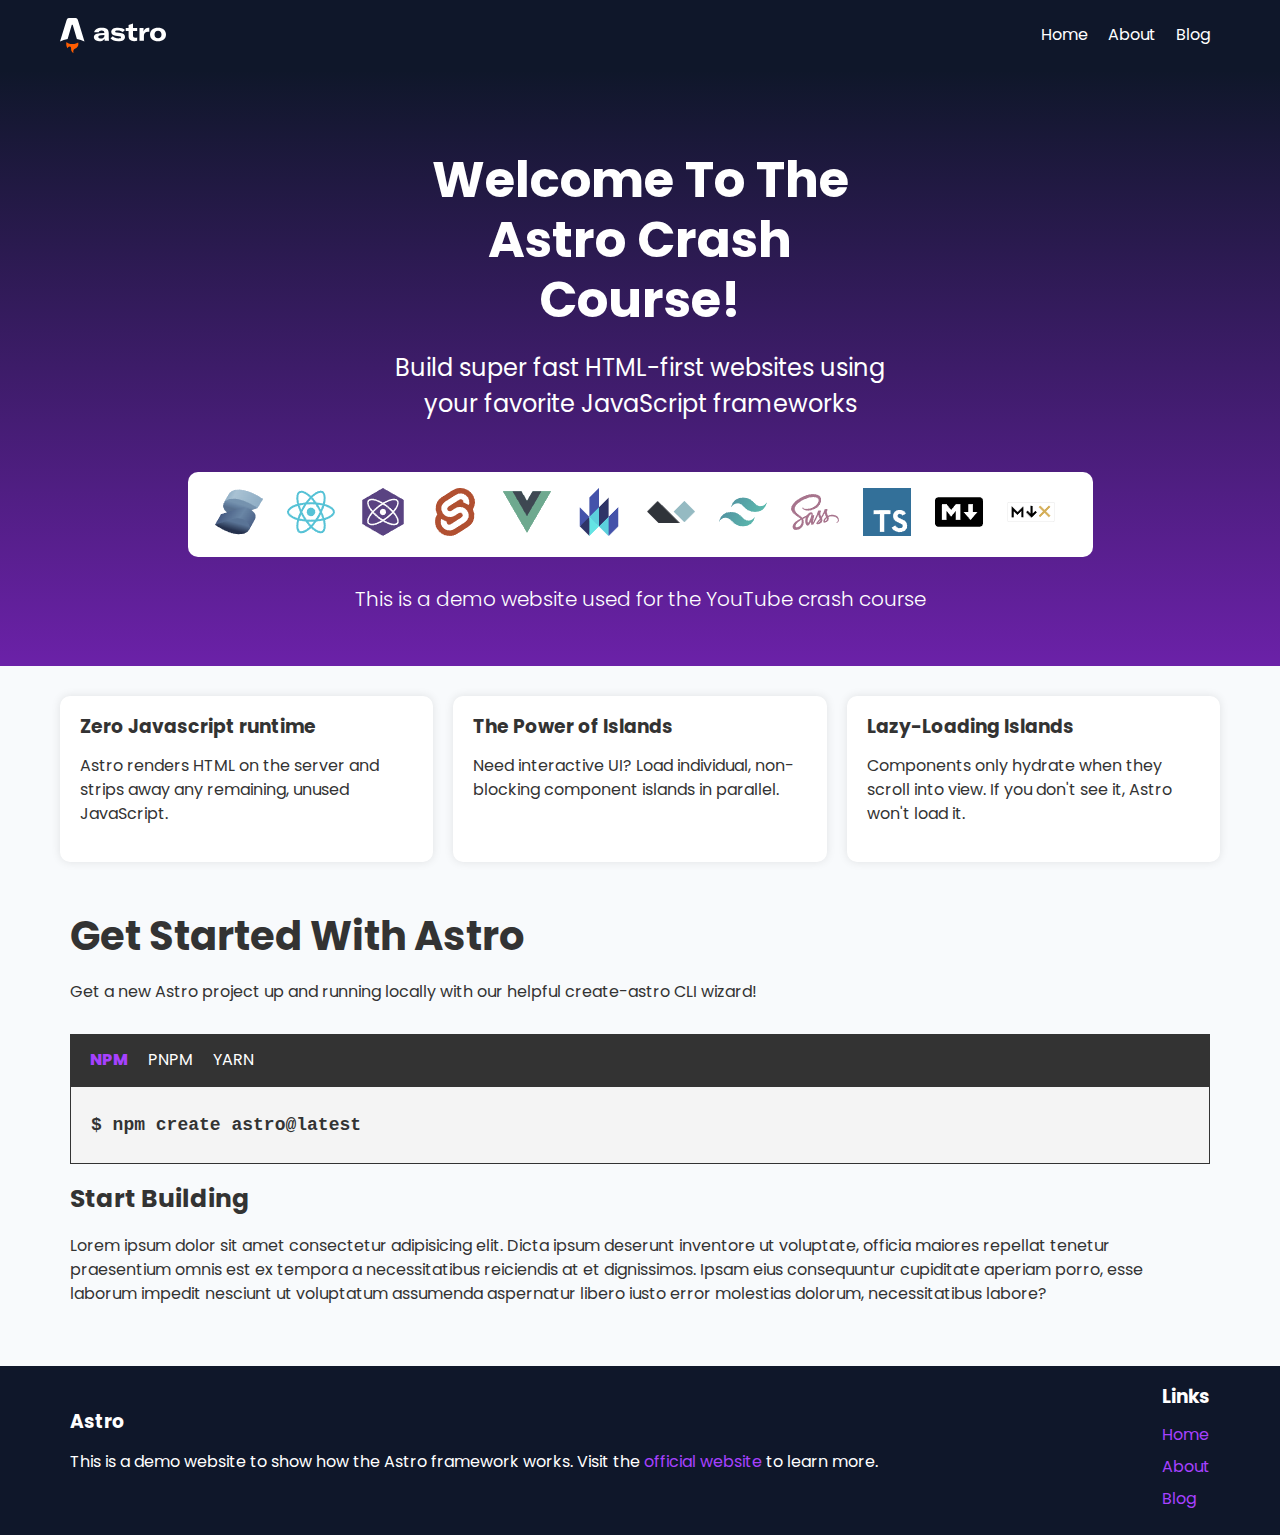
<file: index.html>
<!DOCTYPE html>
<html lang="en">
  <head>
    <meta charset="UTF-8">
    <meta http-equiv="X-UA-Compatible" content="IE=edge">
    <meta name="viewport" content="width=device-width, initial-scale=1.0">
    <link rel="preconnect" href="https://fonts.googleapis.com">
<link rel="preconnect" href="https://fonts.gstatic.com" crossorigin>
<link href="https://fonts.googleapis.com/css2?family=Poppins:wght@300;400;700&display=swap" rel="stylesheet">
    <title>Index Page</title>
  <link rel="stylesheet" href="/assets/_slug_-about-blog-index.4a013f0d.css" />
<link rel="stylesheet" href="/assets/blog-index.cf514473.css" />
<link rel="stylesheet" href="/assets/index.17002ca4.css" /></head>
  <body>
    <header class="header astro-D56DEKIL">
    <div class="container astro-D56DEKIL">
      <div class="logo astro-D56DEKIL">
        <a href="/" class="astro-D56DEKIL">
          <img src="/assets/logo.6498442f.svg" alt="" class="astro-D56DEKIL">
        </a>
      </div>
      <nav class="astro-D56DEKIL">
        <ul class="astro-D56DEKIL">
          <li class="astro-D56DEKIL"><a href="/" class="astro-D56DEKIL">Home</a></li>
          <li class="astro-D56DEKIL"><a href="/about" class="astro-D56DEKIL">About</a></li>
          <li class="astro-D56DEKIL"><a href="/blog" class="astro-D56DEKIL">Blog</a></li>
        </ul>
      </nav>
    </div>
  </header>
    <section class="showcase astro-WOQPJANA">
    <div class="showcase-text astro-WOQPJANA">
      <h1 class="astro-WOQPJANA">Welcome To The Astro Crash Course!</h1>
      <p class="astro-WOQPJANA">
        Build super fast HTML-first websites using your favorite JavaScript frameworks
      </p>
    </div>
    <div class="showcase-img astro-WOQPJANA">
      <img class="logos astro-WOQPJANA" src="/assets/framework-logos.c0e34b5b.png" alt="">
      <img class="logos-small astro-WOQPJANA" src="/assets/framework-logos-small.ec62e422.png" alt="">
    </div><p class="showcase-demo astro-WOQPJANA">
      <small class="astro-WOQPJANA">This is a demo website used for the YouTube crash course</small>
    </p>
    
  </section><section class="features astro-3HH7DOYR">
    <div class="container astro-3HH7DOYR">
      <div class="card false astro-WJVZ4HSP">
    <h3 class="astro-3HH7DOYR">Zero Javascript runtime</h3><p class="astro-3HH7DOYR">Astro renders HTML on the server and strips away any remaining, unused JavaScript.</p>
</div><div class="card false astro-WJVZ4HSP">
    <h3 class="astro-3HH7DOYR">The Power of Islands</h3><p class="astro-3HH7DOYR">Need interactive UI? Load individual, non-blocking component islands in parallel.</p>
</div><div class="card false astro-WJVZ4HSP">
    <h3 class="astro-3HH7DOYR">Lazy-Loading Islands</h3><p class="astro-3HH7DOYR">Components only hydrate when they scroll into view. If you don&#39;t see it, Astro won&#39;t load it.</p>
</div>
    </div>
  </section>
  <!-- CSS --><section class="page-content">
		<div class="container">
		  <h2>Get Started With Astro</h2>
		  <p>
			Get a new Astro project up and running locally with our helpful
			create-astro CLI wizard!
		  </p>
		  <!-- Tabs -->
		  <div class="tabs astro-7R7WBFNM">
    <ul class="tabs-header astro-7R7WBFNM">
      <li class="astro-7R7WBFNM">NPM</li><li class="astro-7R7WBFNM">PNPM</li><li class="astro-7R7WBFNM">YARN</li>
    </ul>
    <ul class="tabs-content astro-7R7WBFNM">
        <li class="tab astro-7R7WBFNM">
                <code class="astro-7R7WBFNM">$ npm create astro@latest </code>
            </li><li class="tab astro-7R7WBFNM">
                <code class="astro-7R7WBFNM">$ pnpm create astro@latest </code>
            </li><li class="tab astro-7R7WBFNM">
                <code class="astro-7R7WBFNM">$ yarn create astro </code>
            </li>
    </ul>
  </div>

  

  <script>{let activeTextColor = "#A741FF";

    function createTabs(element) {
  const header = element.querySelector('.tabs-header');
  const content = element.querySelector('.tabs-content');
  const tab_headers = [...header.children];
  const tab_contents = [...content.children];
  tab_contents.forEach((x) => (x.style.display = 'none'));
  let current_tab_index = -1;

  function setTab(index) {
    if (current_tab_index > -1) {
      tab_headers[current_tab_index].style.fontWeight = 400;
      tab_headers[current_tab_index].style.color = '#fff';
      tab_contents[current_tab_index].style.display = 'none';
    }
    tab_headers[index].style.fontWeight = 800;
    tab_headers[index].style.color = activeTextColor;
    tab_contents[index].style.display = 'flex';
    current_tab_index = index;
  }

  let default_tab_index = tab_headers.findIndex((x) => {
    return [...x.classList].indexOf('default-tab') > -1;
  });

  default_tab_index = default_tab_index === -1 ? 0 : default_tab_index;
  setTab(default_tab_index);
  tab_headers.forEach((x, i) => (x.onclick = (event) => setTab(i)));
}

// Run
[...document.querySelectorAll('.tabs')].forEach((x) => createTabs(x));
  }</script>
  
		  <h3>Start Building</h3>
		  <p>
			Lorem ipsum dolor sit amet consectetur adipisicing elit. Dicta ipsum
			deserunt inventore ut voluptate, officia maiores repellat tenetur
			praesentium omnis est ex tempora a necessitatibus reiciendis at et
			dignissimos. Ipsam eius consequuntur cupiditate aperiam porro, esse
			laborum impedit nesciunt ut voluptatum assumenda aspernatur libero
			iusto error molestias dolorum, necessitatibus labore?
		  </p>
		</div>
	  </section>
    <footer class="footer astro-CIBSKBKS">
    <div class="container astro-CIBSKBKS">
      <div class="astro-CIBSKBKS">
        <h3 class="astro-CIBSKBKS">Astro</h3>
        <p class="astro-CIBSKBKS">
          This is a demo website to show how the Astro framework works. Visit
          the <a href="https://astro.build" class="astro-CIBSKBKS">official website</a> to learn
          more.
        </p>
      </div>
      <div class="astro-CIBSKBKS">
        <h3 class="astro-CIBSKBKS">Links</h3>
        <ul class="astro-CIBSKBKS">
          <li class="astro-CIBSKBKS"><a href="/" class="astro-CIBSKBKS">Home</a></li>
          <li class="astro-CIBSKBKS"><a href="/about" class="astro-CIBSKBKS">About</a></li>
          <li class="astro-CIBSKBKS"><a href="/blog" class="astro-CIBSKBKS">Blog</a></li>
        </ul>
      </div>
    </div>
  </footer>
  </body></html>
</file>
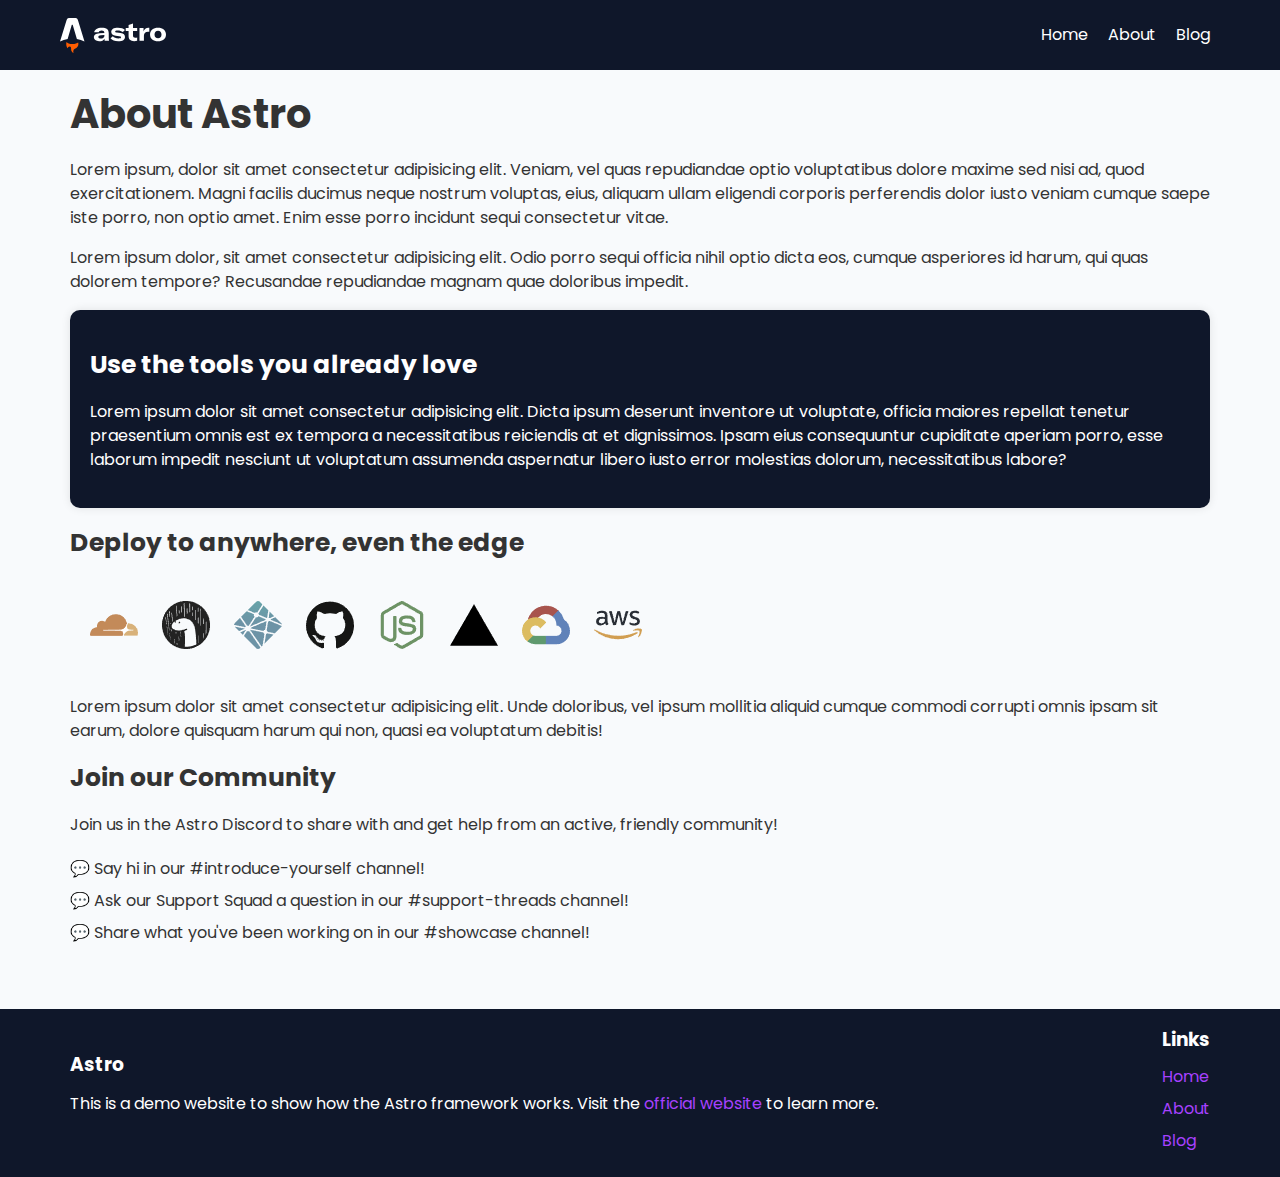
<file: about/index.html>
<!DOCTYPE html>
<html lang="en">
  <head>
    <meta charset="UTF-8">
    <meta http-equiv="X-UA-Compatible" content="IE=edge">
    <meta name="viewport" content="width=device-width, initial-scale=1.0">
    <link rel="preconnect" href="https://fonts.googleapis.com">
<link rel="preconnect" href="https://fonts.gstatic.com" crossorigin>
<link href="https://fonts.googleapis.com/css2?family=Poppins:wght@300;400;700&display=swap" rel="stylesheet">
    <title>About Page</title>
  <link rel="stylesheet" href="/assets/_slug_-about-blog-index.4a013f0d.css" /></head>
  <body>
    <header class="header astro-D56DEKIL">
    <div class="container astro-D56DEKIL">
      <div class="logo astro-D56DEKIL">
        <a href="/" class="astro-D56DEKIL">
          <img src="/assets/logo.6498442f.svg" alt="" class="astro-D56DEKIL">
        </a>
      </div>
      <nav class="astro-D56DEKIL">
        <ul class="astro-D56DEKIL">
          <li class="astro-D56DEKIL"><a href="/" class="astro-D56DEKIL">Home</a></li>
          <li class="astro-D56DEKIL"><a href="/about" class="astro-D56DEKIL">About</a></li>
          <li class="astro-D56DEKIL"><a href="/blog" class="astro-D56DEKIL">Blog</a></li>
        </ul>
      </nav>
    </div>
  </header>
    <section class="page-content">
        <div class="container">
          <h2>About Astro</h2>
          <p>
            Lorem ipsum, dolor sit amet consectetur adipisicing elit. Veniam, vel
            quas repudiandae optio voluptatibus dolore maxime sed nisi ad, quod
            exercitationem. Magni facilis ducimus neque nostrum voluptas, eius,
            aliquam ullam eligendi corporis perferendis dolor iusto veniam cumque
            saepe iste porro, non optio amet. Enim esse porro incidunt sequi
            consectetur vitae.
          </p>
  
          <p>
            Lorem ipsum dolor, sit amet consectetur adipisicing elit. Odio porro
            sequi officia nihil optio dicta eos, cumque asperiores id harum, qui
            quas dolorem tempore? Recusandae repudiandae magnam quae doloribus
            impedit.
          </p>
  
          <div class="card dark astro-WJVZ4HSP">
    <h3>Use the tools you already love</h3><p>Lorem ipsum dolor sit amet consectetur adipisicing elit. Dicta ipsum deserunt inventore ut voluptate, officia maiores repellat tenetur praesentium omnis est ex tempora a necessitatibus reiciendis at et dignissimos. Ipsam eius consequuntur cupiditate aperiam porro, esse laborum impedit nesciunt ut voluptatum assumenda aspernatur libero iusto error molestias dolorum, necessitatibus labore?</p>
</div>
          
          <h3>Deploy to anywhere, even the edge</h3>
          <img class="logos" src="/assets/deploy-logos.9580cde0.png" alt="">
          <img class="logos-small" src="/assets/framework-logos-small.ec62e422.png" alt="">
          <p>
            Lorem ipsum dolor sit amet consectetur adipisicing elit. Unde
            doloribus, vel ipsum mollitia aliquid cumque commodi corrupti omnis
            ipsam sit earum, dolore quisquam harum qui non, quasi ea voluptatum
            debitis!
          </p>
  
      
            <h3>Join our Community</h3>
            <p>
              Join us in the Astro Discord to share with and get help from an
              active, friendly community!
            </p>
  
            <ul>
              <li>💬 Say hi in our #introduce-yourself channel!</li>
              <li>
                💬 Ask our Support Squad a question in our #support-threads
                channel!
              </li>
              <li>
                💬 Share what you've been working on in our #showcase channel!
              </li>
            </ul>
       
        </div>
      </section>
    <footer class="footer astro-CIBSKBKS">
    <div class="container astro-CIBSKBKS">
      <div class="astro-CIBSKBKS">
        <h3 class="astro-CIBSKBKS">Astro</h3>
        <p class="astro-CIBSKBKS">
          This is a demo website to show how the Astro framework works. Visit
          the <a href="https://astro.build" class="astro-CIBSKBKS">official website</a> to learn
          more.
        </p>
      </div>
      <div class="astro-CIBSKBKS">
        <h3 class="astro-CIBSKBKS">Links</h3>
        <ul class="astro-CIBSKBKS">
          <li class="astro-CIBSKBKS"><a href="/" class="astro-CIBSKBKS">Home</a></li>
          <li class="astro-CIBSKBKS"><a href="/about" class="astro-CIBSKBKS">About</a></li>
          <li class="astro-CIBSKBKS"><a href="/blog" class="astro-CIBSKBKS">Blog</a></li>
        </ul>
      </div>
    </div>
  </footer>
  </body></html>
</file>
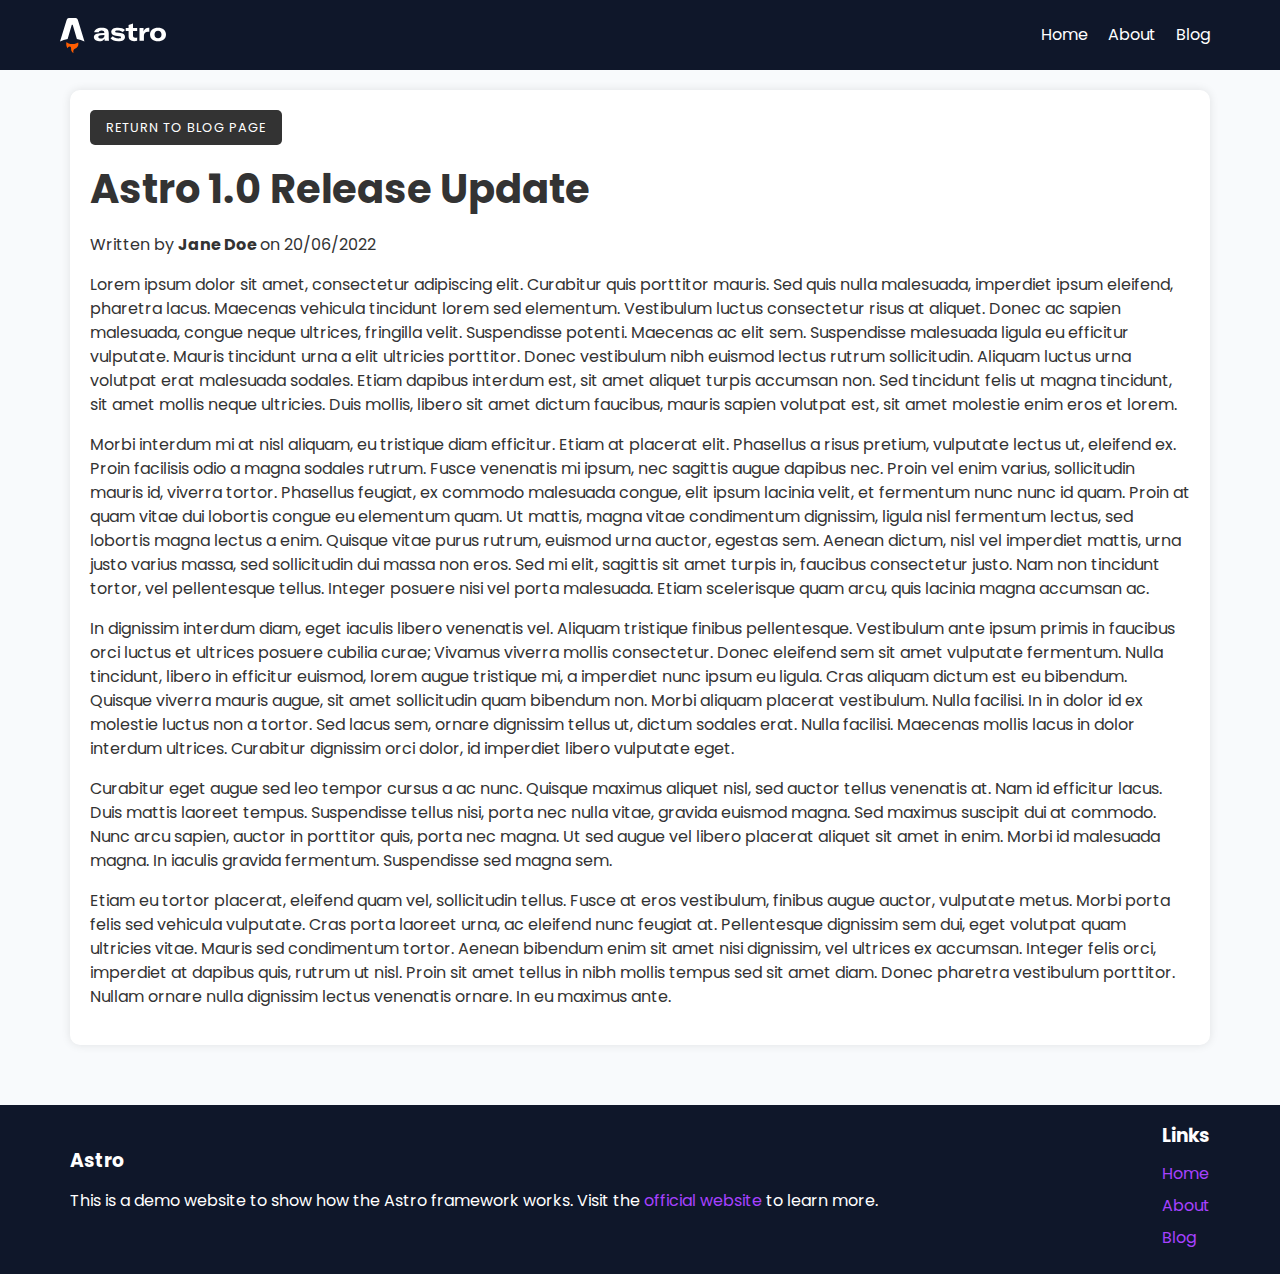
<file: astro-1-0-release-update/index.html>
<!DOCTYPE html>
<html lang="en">
  <head>
    <meta charset="UTF-8">
    <meta http-equiv="X-UA-Compatible" content="IE=edge">
    <meta name="viewport" content="width=device-width, initial-scale=1.0">
    <link rel="preconnect" href="https://fonts.googleapis.com">
<link rel="preconnect" href="https://fonts.gstatic.com" crossorigin>
<link href="https://fonts.googleapis.com/css2?family=Poppins:wght@300;400;700&display=swap" rel="stylesheet">
    <title>Astro 1.0 Release Update</title>
  <link rel="stylesheet" href="/assets/_slug_-about-blog-index.4a013f0d.css" /></head>
  <body>
    <header class="header astro-D56DEKIL">
    <div class="container astro-D56DEKIL">
      <div class="logo astro-D56DEKIL">
        <a href="/" class="astro-D56DEKIL">
          <img src="/assets/logo.6498442f.svg" alt="" class="astro-D56DEKIL">
        </a>
      </div>
      <nav class="astro-D56DEKIL">
        <ul class="astro-D56DEKIL">
          <li class="astro-D56DEKIL"><a href="/" class="astro-D56DEKIL">Home</a></li>
          <li class="astro-D56DEKIL"><a href="/about" class="astro-D56DEKIL">About</a></li>
          <li class="astro-D56DEKIL"><a href="/blog" class="astro-D56DEKIL">Blog</a></li>
        </ul>
      </nav>
    </div>
  </header>
    <section class="page-content">
        <div class="container">
            <div class="card false astro-WJVZ4HSP">
    <a class="btn" href="/blog">return to Blog page</a><h2>Astro 1.0 Release Update</h2><div>
                    Written by <strong>Jane Doe </strong> on 20/06/2022
                </div><p>Lorem ipsum dolor sit amet, consectetur adipiscing elit. Curabitur quis porttitor mauris. Sed quis nulla malesuada, imperdiet ipsum eleifend, pharetra lacus. Maecenas vehicula tincidunt lorem sed elementum. Vestibulum luctus consectetur risus at aliquet. Donec ac sapien malesuada, congue neque ultrices, fringilla velit. Suspendisse potenti. Maecenas ac elit sem. Suspendisse malesuada ligula eu efficitur vulputate. Mauris tincidunt urna a elit ultricies porttitor. Donec vestibulum nibh euismod lectus rutrum sollicitudin. Aliquam luctus urna volutpat erat malesuada sodales. Etiam dapibus interdum est, sit amet aliquet turpis accumsan non. Sed tincidunt felis ut magna tincidunt, sit amet mollis neque ultricies. Duis mollis, libero sit amet dictum faucibus, mauris sapien volutpat est, sit amet molestie enim eros et lorem.</p>
<p>Morbi interdum mi at nisl aliquam, eu tristique diam efficitur. Etiam at placerat elit. Phasellus a risus pretium, vulputate lectus ut, eleifend ex. Proin facilisis odio a magna sodales rutrum. Fusce venenatis mi ipsum, nec sagittis augue dapibus nec. Proin vel enim varius, sollicitudin mauris id, viverra tortor. Phasellus feugiat, ex commodo malesuada congue, elit ipsum lacinia velit, et fermentum nunc nunc id quam. Proin at quam vitae dui lobortis congue eu elementum quam. Ut mattis, magna vitae condimentum dignissim, ligula nisl fermentum lectus, sed lobortis magna lectus a enim. Quisque vitae purus rutrum, euismod urna auctor, egestas sem. Aenean dictum, nisl vel imperdiet mattis, urna justo varius massa, sed sollicitudin dui massa non eros. Sed mi elit, sagittis sit amet turpis in, faucibus consectetur justo. Nam non tincidunt tortor, vel pellentesque tellus. Integer posuere nisi vel porta malesuada. Etiam scelerisque quam arcu, quis lacinia magna accumsan ac.</p>
<p>In dignissim interdum diam, eget iaculis libero venenatis vel. Aliquam tristique finibus pellentesque. Vestibulum ante ipsum primis in faucibus orci luctus et ultrices posuere cubilia curae; Vivamus viverra mollis consectetur. Donec eleifend sem sit amet vulputate fermentum. Nulla tincidunt, libero in efficitur euismod, lorem augue tristique mi, a imperdiet nunc ipsum eu ligula. Cras aliquam dictum est eu bibendum. Quisque viverra mauris augue, sit amet sollicitudin quam bibendum non. Morbi aliquam placerat vestibulum. Nulla facilisi. In in dolor id ex molestie luctus non a tortor. Sed lacus sem, ornare dignissim tellus ut, dictum sodales erat. Nulla facilisi. Maecenas mollis lacus in dolor interdum ultrices. Curabitur dignissim orci dolor, id imperdiet libero vulputate eget.</p>
<p>Curabitur eget augue sed leo tempor cursus a ac nunc. Quisque maximus aliquet nisl, sed auctor tellus venenatis at. Nam id efficitur lacus. Duis mattis laoreet tempus. Suspendisse tellus nisi, porta nec nulla vitae, gravida euismod magna. Sed maximus suscipit dui at commodo. Nunc arcu sapien, auctor in porttitor quis, porta nec magna. Ut sed augue vel libero placerat aliquet sit amet in enim. Morbi id malesuada magna. In iaculis gravida fermentum. Suspendisse sed magna sem.</p>
<p>Etiam eu tortor placerat, eleifend quam vel, sollicitudin tellus. Fusce at eros vestibulum, finibus augue auctor, vulputate metus. Morbi porta felis sed vehicula vulputate. Cras porta laoreet urna, ac eleifend nunc feugiat at. Pellentesque dignissim sem dui, eget volutpat quam ultricies vitae. Mauris sed condimentum tortor. Aenean bibendum enim sit amet nisi dignissim, vel ultrices ex accumsan. Integer felis orci, imperdiet at dapibus quis, rutrum ut nisl. Proin sit amet tellus in nibh mollis tempus sed sit amet diam. Donec pharetra vestibulum porttitor. Nullam ornare nulla dignissim lectus venenatis ornare. In eu maximus ante.</p>
</div>
        </div>
    </section>
    <footer class="footer astro-CIBSKBKS">
    <div class="container astro-CIBSKBKS">
      <div class="astro-CIBSKBKS">
        <h3 class="astro-CIBSKBKS">Astro</h3>
        <p class="astro-CIBSKBKS">
          This is a demo website to show how the Astro framework works. Visit
          the <a href="https://astro.build" class="astro-CIBSKBKS">official website</a> to learn
          more.
        </p>
      </div>
      <div class="astro-CIBSKBKS">
        <h3 class="astro-CIBSKBKS">Links</h3>
        <ul class="astro-CIBSKBKS">
          <li class="astro-CIBSKBKS"><a href="/" class="astro-CIBSKBKS">Home</a></li>
          <li class="astro-CIBSKBKS"><a href="/about" class="astro-CIBSKBKS">About</a></li>
          <li class="astro-CIBSKBKS"><a href="/blog" class="astro-CIBSKBKS">Blog</a></li>
        </ul>
      </div>
    </div>
  </footer>
  </body></html>
</file>
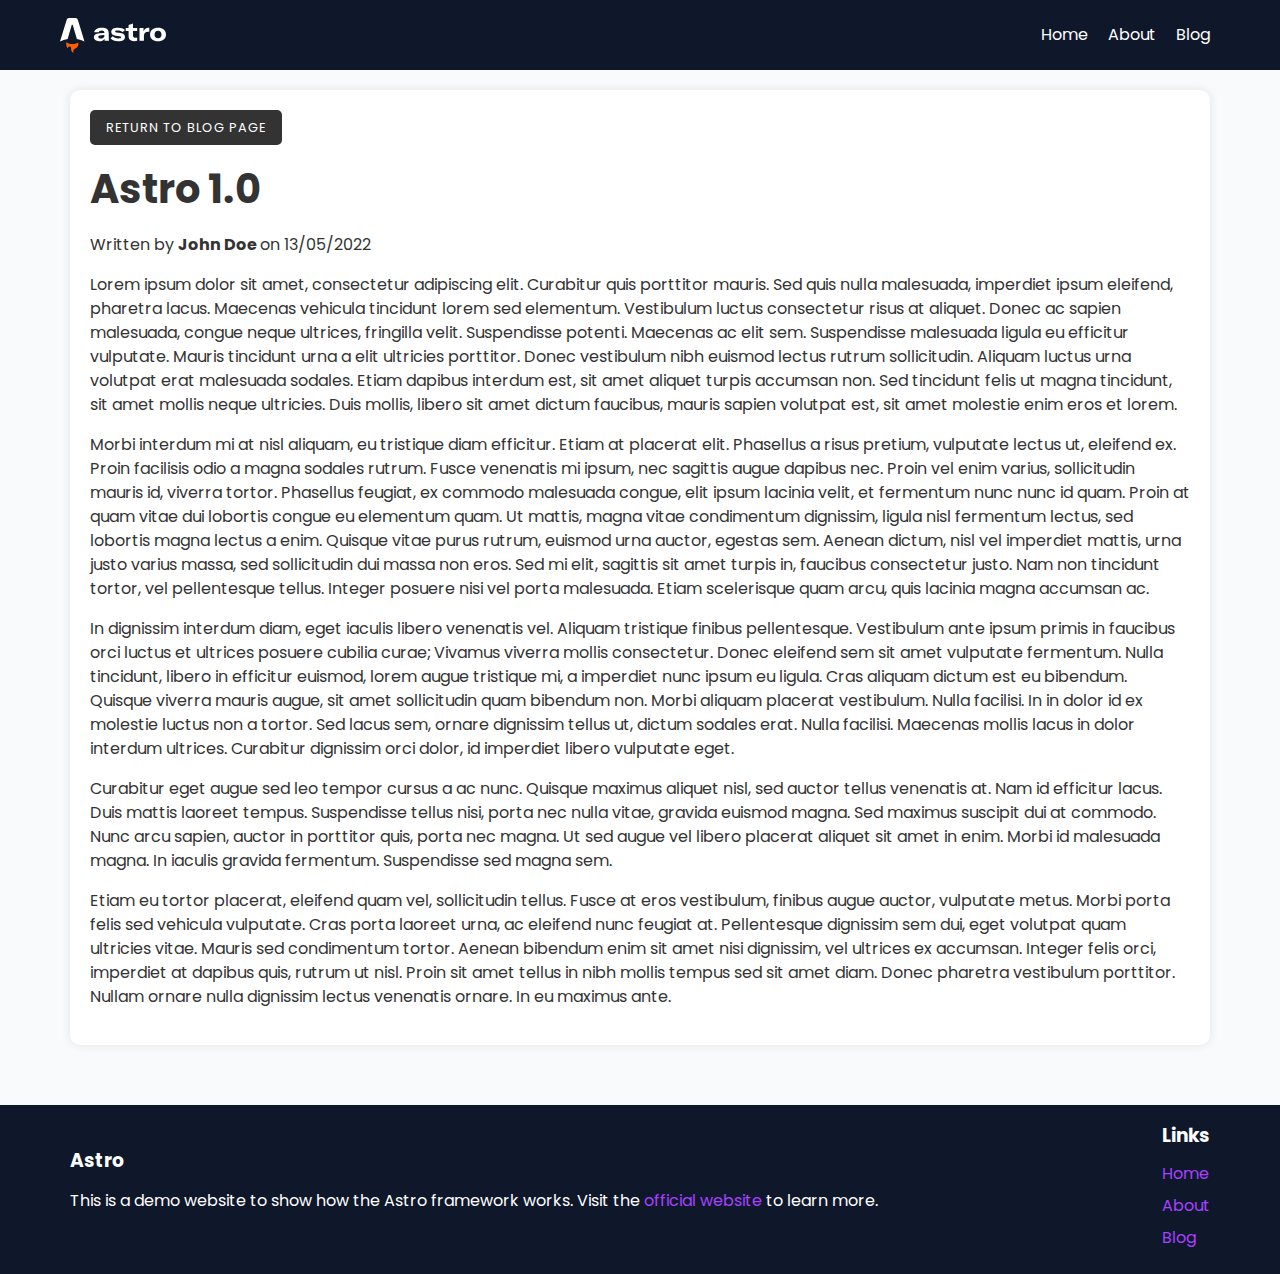
<file: astro-1-0/index.html>
<!DOCTYPE html>
<html lang="en">
  <head>
    <meta charset="UTF-8">
    <meta http-equiv="X-UA-Compatible" content="IE=edge">
    <meta name="viewport" content="width=device-width, initial-scale=1.0">
    <link rel="preconnect" href="https://fonts.googleapis.com">
<link rel="preconnect" href="https://fonts.gstatic.com" crossorigin>
<link href="https://fonts.googleapis.com/css2?family=Poppins:wght@300;400;700&display=swap" rel="stylesheet">
    <title>Astro 1.0</title>
  <link rel="stylesheet" href="/assets/_slug_-about-blog-index.4a013f0d.css" /></head>
  <body>
    <header class="header astro-D56DEKIL">
    <div class="container astro-D56DEKIL">
      <div class="logo astro-D56DEKIL">
        <a href="/" class="astro-D56DEKIL">
          <img src="/assets/logo.6498442f.svg" alt="" class="astro-D56DEKIL">
        </a>
      </div>
      <nav class="astro-D56DEKIL">
        <ul class="astro-D56DEKIL">
          <li class="astro-D56DEKIL"><a href="/" class="astro-D56DEKIL">Home</a></li>
          <li class="astro-D56DEKIL"><a href="/about" class="astro-D56DEKIL">About</a></li>
          <li class="astro-D56DEKIL"><a href="/blog" class="astro-D56DEKIL">Blog</a></li>
        </ul>
      </nav>
    </div>
  </header>
    <section class="page-content">
        <div class="container">
            <div class="card false astro-WJVZ4HSP">
    <a class="btn" href="/blog">return to Blog page</a><h2>Astro 1.0</h2><div>
                    Written by <strong>John Doe </strong> on 13/05/2022
                </div><p>Lorem ipsum dolor sit amet, consectetur adipiscing elit. Curabitur quis porttitor mauris. Sed quis nulla malesuada, imperdiet ipsum eleifend, pharetra lacus. Maecenas vehicula tincidunt lorem sed elementum. Vestibulum luctus consectetur risus at aliquet. Donec ac sapien malesuada, congue neque ultrices, fringilla velit. Suspendisse potenti. Maecenas ac elit sem. Suspendisse malesuada ligula eu efficitur vulputate. Mauris tincidunt urna a elit ultricies porttitor. Donec vestibulum nibh euismod lectus rutrum sollicitudin. Aliquam luctus urna volutpat erat malesuada sodales. Etiam dapibus interdum est, sit amet aliquet turpis accumsan non. Sed tincidunt felis ut magna tincidunt, sit amet mollis neque ultricies. Duis mollis, libero sit amet dictum faucibus, mauris sapien volutpat est, sit amet molestie enim eros et lorem.</p>
<p>Morbi interdum mi at nisl aliquam, eu tristique diam efficitur. Etiam at placerat elit. Phasellus a risus pretium, vulputate lectus ut, eleifend ex. Proin facilisis odio a magna sodales rutrum. Fusce venenatis mi ipsum, nec sagittis augue dapibus nec. Proin vel enim varius, sollicitudin mauris id, viverra tortor. Phasellus feugiat, ex commodo malesuada congue, elit ipsum lacinia velit, et fermentum nunc nunc id quam. Proin at quam vitae dui lobortis congue eu elementum quam. Ut mattis, magna vitae condimentum dignissim, ligula nisl fermentum lectus, sed lobortis magna lectus a enim. Quisque vitae purus rutrum, euismod urna auctor, egestas sem. Aenean dictum, nisl vel imperdiet mattis, urna justo varius massa, sed sollicitudin dui massa non eros. Sed mi elit, sagittis sit amet turpis in, faucibus consectetur justo. Nam non tincidunt tortor, vel pellentesque tellus. Integer posuere nisi vel porta malesuada. Etiam scelerisque quam arcu, quis lacinia magna accumsan ac.</p>
<p>In dignissim interdum diam, eget iaculis libero venenatis vel. Aliquam tristique finibus pellentesque. Vestibulum ante ipsum primis in faucibus orci luctus et ultrices posuere cubilia curae; Vivamus viverra mollis consectetur. Donec eleifend sem sit amet vulputate fermentum. Nulla tincidunt, libero in efficitur euismod, lorem augue tristique mi, a imperdiet nunc ipsum eu ligula. Cras aliquam dictum est eu bibendum. Quisque viverra mauris augue, sit amet sollicitudin quam bibendum non. Morbi aliquam placerat vestibulum. Nulla facilisi. In in dolor id ex molestie luctus non a tortor. Sed lacus sem, ornare dignissim tellus ut, dictum sodales erat. Nulla facilisi. Maecenas mollis lacus in dolor interdum ultrices. Curabitur dignissim orci dolor, id imperdiet libero vulputate eget.</p>
<p>Curabitur eget augue sed leo tempor cursus a ac nunc. Quisque maximus aliquet nisl, sed auctor tellus venenatis at. Nam id efficitur lacus. Duis mattis laoreet tempus. Suspendisse tellus nisi, porta nec nulla vitae, gravida euismod magna. Sed maximus suscipit dui at commodo. Nunc arcu sapien, auctor in porttitor quis, porta nec magna. Ut sed augue vel libero placerat aliquet sit amet in enim. Morbi id malesuada magna. In iaculis gravida fermentum. Suspendisse sed magna sem.</p>
<p>Etiam eu tortor placerat, eleifend quam vel, sollicitudin tellus. Fusce at eros vestibulum, finibus augue auctor, vulputate metus. Morbi porta felis sed vehicula vulputate. Cras porta laoreet urna, ac eleifend nunc feugiat at. Pellentesque dignissim sem dui, eget volutpat quam ultricies vitae. Mauris sed condimentum tortor. Aenean bibendum enim sit amet nisi dignissim, vel ultrices ex accumsan. Integer felis orci, imperdiet at dapibus quis, rutrum ut nisl. Proin sit amet tellus in nibh mollis tempus sed sit amet diam. Donec pharetra vestibulum porttitor. Nullam ornare nulla dignissim lectus venenatis ornare. In eu maximus ante.</p>
</div>
        </div>
    </section>
    <footer class="footer astro-CIBSKBKS">
    <div class="container astro-CIBSKBKS">
      <div class="astro-CIBSKBKS">
        <h3 class="astro-CIBSKBKS">Astro</h3>
        <p class="astro-CIBSKBKS">
          This is a demo website to show how the Astro framework works. Visit
          the <a href="https://astro.build" class="astro-CIBSKBKS">official website</a> to learn
          more.
        </p>
      </div>
      <div class="astro-CIBSKBKS">
        <h3 class="astro-CIBSKBKS">Links</h3>
        <ul class="astro-CIBSKBKS">
          <li class="astro-CIBSKBKS"><a href="/" class="astro-CIBSKBKS">Home</a></li>
          <li class="astro-CIBSKBKS"><a href="/about" class="astro-CIBSKBKS">About</a></li>
          <li class="astro-CIBSKBKS"><a href="/blog" class="astro-CIBSKBKS">Blog</a></li>
        </ul>
      </div>
    </div>
  </footer>
  </body></html>
</file>
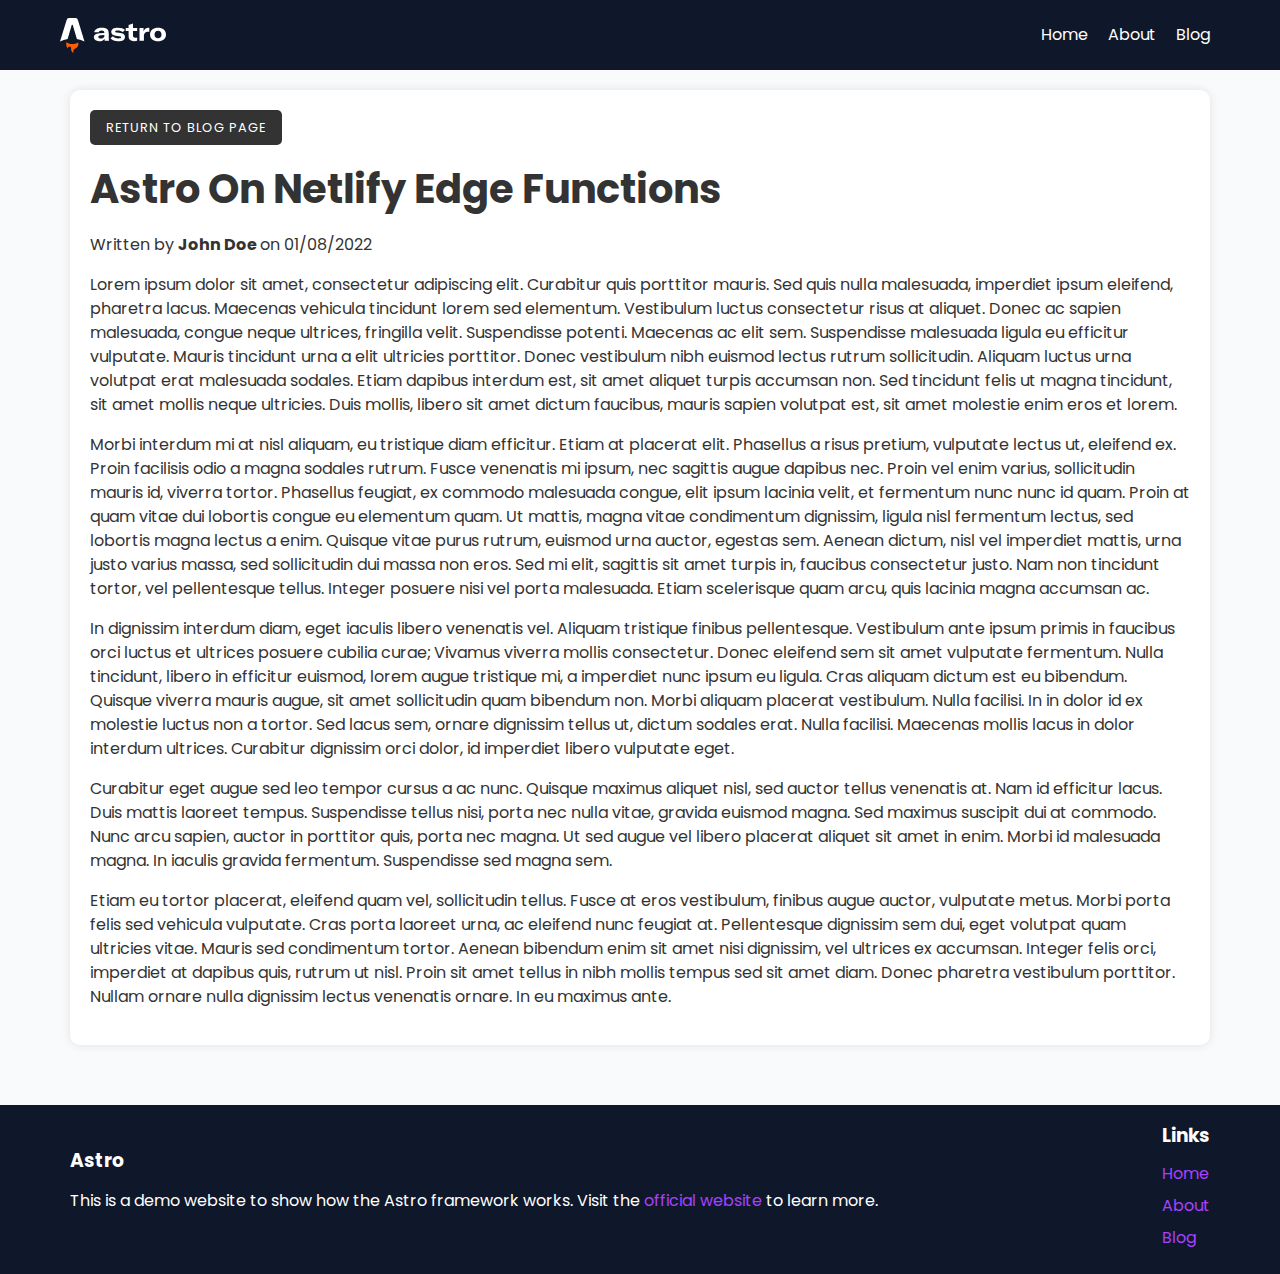
<file: astro-on-netlify-edge-functions/index.html>
<!DOCTYPE html>
<html lang="en">
  <head>
    <meta charset="UTF-8">
    <meta http-equiv="X-UA-Compatible" content="IE=edge">
    <meta name="viewport" content="width=device-width, initial-scale=1.0">
    <link rel="preconnect" href="https://fonts.googleapis.com">
<link rel="preconnect" href="https://fonts.gstatic.com" crossorigin>
<link href="https://fonts.googleapis.com/css2?family=Poppins:wght@300;400;700&display=swap" rel="stylesheet">
    <title>Astro On Netlify Edge Functions</title>
  <link rel="stylesheet" href="/assets/_slug_-about-blog-index.4a013f0d.css" /></head>
  <body>
    <header class="header astro-D56DEKIL">
    <div class="container astro-D56DEKIL">
      <div class="logo astro-D56DEKIL">
        <a href="/" class="astro-D56DEKIL">
          <img src="/assets/logo.6498442f.svg" alt="" class="astro-D56DEKIL">
        </a>
      </div>
      <nav class="astro-D56DEKIL">
        <ul class="astro-D56DEKIL">
          <li class="astro-D56DEKIL"><a href="/" class="astro-D56DEKIL">Home</a></li>
          <li class="astro-D56DEKIL"><a href="/about" class="astro-D56DEKIL">About</a></li>
          <li class="astro-D56DEKIL"><a href="/blog" class="astro-D56DEKIL">Blog</a></li>
        </ul>
      </nav>
    </div>
  </header>
    <section class="page-content">
        <div class="container">
            <div class="card false astro-WJVZ4HSP">
    <a class="btn" href="/blog">return to Blog page</a><h2>Astro On Netlify Edge Functions</h2><div>
                    Written by <strong>John Doe </strong> on 01/08/2022
                </div><p>Lorem ipsum dolor sit amet, consectetur adipiscing elit. Curabitur quis porttitor mauris. Sed quis nulla malesuada, imperdiet ipsum eleifend, pharetra lacus. Maecenas vehicula tincidunt lorem sed elementum. Vestibulum luctus consectetur risus at aliquet. Donec ac sapien malesuada, congue neque ultrices, fringilla velit. Suspendisse potenti. Maecenas ac elit sem. Suspendisse malesuada ligula eu efficitur vulputate. Mauris tincidunt urna a elit ultricies porttitor. Donec vestibulum nibh euismod lectus rutrum sollicitudin. Aliquam luctus urna volutpat erat malesuada sodales. Etiam dapibus interdum est, sit amet aliquet turpis accumsan non. Sed tincidunt felis ut magna tincidunt, sit amet mollis neque ultricies. Duis mollis, libero sit amet dictum faucibus, mauris sapien volutpat est, sit amet molestie enim eros et lorem.</p>
<p>Morbi interdum mi at nisl aliquam, eu tristique diam efficitur. Etiam at placerat elit. Phasellus a risus pretium, vulputate lectus ut, eleifend ex. Proin facilisis odio a magna sodales rutrum. Fusce venenatis mi ipsum, nec sagittis augue dapibus nec. Proin vel enim varius, sollicitudin mauris id, viverra tortor. Phasellus feugiat, ex commodo malesuada congue, elit ipsum lacinia velit, et fermentum nunc nunc id quam. Proin at quam vitae dui lobortis congue eu elementum quam. Ut mattis, magna vitae condimentum dignissim, ligula nisl fermentum lectus, sed lobortis magna lectus a enim. Quisque vitae purus rutrum, euismod urna auctor, egestas sem. Aenean dictum, nisl vel imperdiet mattis, urna justo varius massa, sed sollicitudin dui massa non eros. Sed mi elit, sagittis sit amet turpis in, faucibus consectetur justo. Nam non tincidunt tortor, vel pellentesque tellus. Integer posuere nisi vel porta malesuada. Etiam scelerisque quam arcu, quis lacinia magna accumsan ac.</p>
<p>In dignissim interdum diam, eget iaculis libero venenatis vel. Aliquam tristique finibus pellentesque. Vestibulum ante ipsum primis in faucibus orci luctus et ultrices posuere cubilia curae; Vivamus viverra mollis consectetur. Donec eleifend sem sit amet vulputate fermentum. Nulla tincidunt, libero in efficitur euismod, lorem augue tristique mi, a imperdiet nunc ipsum eu ligula. Cras aliquam dictum est eu bibendum. Quisque viverra mauris augue, sit amet sollicitudin quam bibendum non. Morbi aliquam placerat vestibulum. Nulla facilisi. In in dolor id ex molestie luctus non a tortor. Sed lacus sem, ornare dignissim tellus ut, dictum sodales erat. Nulla facilisi. Maecenas mollis lacus in dolor interdum ultrices. Curabitur dignissim orci dolor, id imperdiet libero vulputate eget.</p>
<p>Curabitur eget augue sed leo tempor cursus a ac nunc. Quisque maximus aliquet nisl, sed auctor tellus venenatis at. Nam id efficitur lacus. Duis mattis laoreet tempus. Suspendisse tellus nisi, porta nec nulla vitae, gravida euismod magna. Sed maximus suscipit dui at commodo. Nunc arcu sapien, auctor in porttitor quis, porta nec magna. Ut sed augue vel libero placerat aliquet sit amet in enim. Morbi id malesuada magna. In iaculis gravida fermentum. Suspendisse sed magna sem.</p>
<p>Etiam eu tortor placerat, eleifend quam vel, sollicitudin tellus. Fusce at eros vestibulum, finibus augue auctor, vulputate metus. Morbi porta felis sed vehicula vulputate. Cras porta laoreet urna, ac eleifend nunc feugiat at. Pellentesque dignissim sem dui, eget volutpat quam ultricies vitae. Mauris sed condimentum tortor. Aenean bibendum enim sit amet nisi dignissim, vel ultrices ex accumsan. Integer felis orci, imperdiet at dapibus quis, rutrum ut nisl. Proin sit amet tellus in nibh mollis tempus sed sit amet diam. Donec pharetra vestibulum porttitor. Nullam ornare nulla dignissim lectus venenatis ornare. In eu maximus ante.</p>
</div>
        </div>
    </section>
    <footer class="footer astro-CIBSKBKS">
    <div class="container astro-CIBSKBKS">
      <div class="astro-CIBSKBKS">
        <h3 class="astro-CIBSKBKS">Astro</h3>
        <p class="astro-CIBSKBKS">
          This is a demo website to show how the Astro framework works. Visit
          the <a href="https://astro.build" class="astro-CIBSKBKS">official website</a> to learn
          more.
        </p>
      </div>
      <div class="astro-CIBSKBKS">
        <h3 class="astro-CIBSKBKS">Links</h3>
        <ul class="astro-CIBSKBKS">
          <li class="astro-CIBSKBKS"><a href="/" class="astro-CIBSKBKS">Home</a></li>
          <li class="astro-CIBSKBKS"><a href="/about" class="astro-CIBSKBKS">About</a></li>
          <li class="astro-CIBSKBKS"><a href="/blog" class="astro-CIBSKBKS">Blog</a></li>
        </ul>
      </div>
    </div>
  </footer>
  </body></html>
</file>
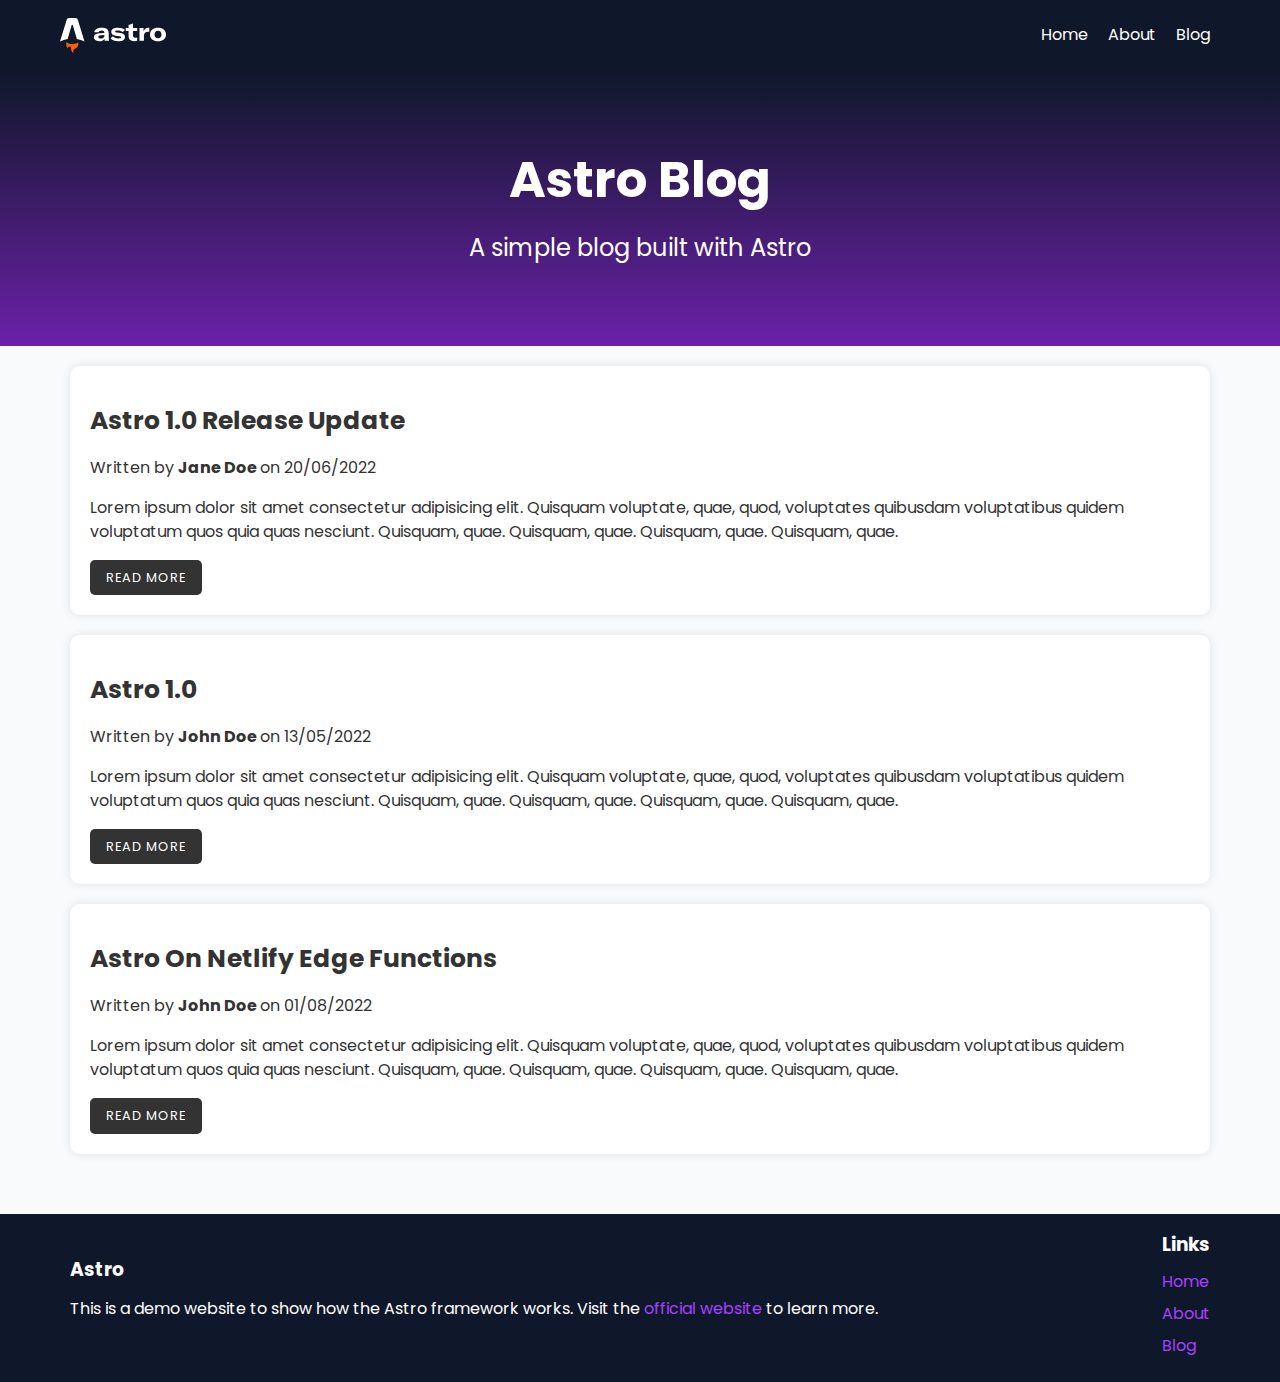
<file: blog/index.html>
<!DOCTYPE html>
<html lang="en">
  <head>
    <meta charset="UTF-8">
    <meta http-equiv="X-UA-Compatible" content="IE=edge">
    <meta name="viewport" content="width=device-width, initial-scale=1.0">
    <link rel="preconnect" href="https://fonts.googleapis.com">
<link rel="preconnect" href="https://fonts.gstatic.com" crossorigin>
<link href="https://fonts.googleapis.com/css2?family=Poppins:wght@300;400;700&display=swap" rel="stylesheet">
    <title>blog Page</title>
  <link rel="stylesheet" href="/assets/_slug_-about-blog-index.4a013f0d.css" />
<link rel="stylesheet" href="/assets/blog-index.cf514473.css" /></head>
  <body>
    <header class="header astro-D56DEKIL">
    <div class="container astro-D56DEKIL">
      <div class="logo astro-D56DEKIL">
        <a href="/" class="astro-D56DEKIL">
          <img src="/assets/logo.6498442f.svg" alt="" class="astro-D56DEKIL">
        </a>
      </div>
      <nav class="astro-D56DEKIL">
        <ul class="astro-D56DEKIL">
          <li class="astro-D56DEKIL"><a href="/" class="astro-D56DEKIL">Home</a></li>
          <li class="astro-D56DEKIL"><a href="/about" class="astro-D56DEKIL">About</a></li>
          <li class="astro-D56DEKIL"><a href="/blog" class="astro-D56DEKIL">Blog</a></li>
        </ul>
      </nav>
    </div>
  </header>
    <section class="showcase astro-WOQPJANA">
    <div class="showcase-text astro-WOQPJANA">
      <h1 class="astro-WOQPJANA">Astro Blog</h1>
      <p class="astro-WOQPJANA">
        A simple blog built with Astro
      </p>
    </div>
    
    
  </section><section class="page-content">
    <div class="container">
        <div class="card false astro-WJVZ4HSP">
    <h3>Astro 1.0 Release Update</h3><div>
                    Written by <strong>Jane Doe </strong> on 20/06/2022
                </div><p>Lorem ipsum dolor sit amet consectetur adipisicing elit. Quisquam voluptate, quae, quod, voluptates quibusdam voluptatibus quidem voluptatum quos quia quas nesciunt. Quisquam, quae. Quisquam, quae. Quisquam, quae. Quisquam, quae.</p><a href="/astro-1-0-release-update" class="btn">Read More</a>
</div><div class="card false astro-WJVZ4HSP">
    <h3>Astro 1.0</h3><div>
                    Written by <strong>John Doe </strong> on 13/05/2022
                </div><p>Lorem ipsum dolor sit amet consectetur adipisicing elit. Quisquam voluptate, quae, quod, voluptates quibusdam voluptatibus quidem voluptatum quos quia quas nesciunt. Quisquam, quae. Quisquam, quae. Quisquam, quae. Quisquam, quae.</p><a href="/astro-1-0" class="btn">Read More</a>
</div><div class="card false astro-WJVZ4HSP">
    <h3>Astro On Netlify Edge Functions</h3><div>
                    Written by <strong>John Doe </strong> on 01/08/2022
                </div><p>Lorem ipsum dolor sit amet consectetur adipisicing elit. Quisquam voluptate, quae, quod, voluptates quibusdam voluptatibus quidem voluptatum quos quia quas nesciunt. Quisquam, quae. Quisquam, quae. Quisquam, quae. Quisquam, quae.</p><a href="/astro-on-netlify-edge-functions" class="btn">Read More</a>
</div>
      <!-- <Card>
        <h2>Astro 1.0</h2>
        <p>
          Lorem ipsum dolor sit amet consectetur adipisicing elit. Quisquam
          voluptate, quae, quod, voluptates quibusdam voluptatibus quidem
          voluptatum quos quia quas nesciunt. Quisquam, quae. Quisquam, quae.
          Quisquam, quae. Quisquam, quae.
        </p>
        <a href="post.html" class="btn">Read More</a>
        </Card>
        <Card>
        <h2>Astro 1.0 Release Update</h2>
        <p>
          Lorem ipsum dolor sit amet consectetur adipisicing elit. Quisquam
          voluptate, quae, quod, voluptates quibusdam voluptatibus quidem
          voluptatum quos quia quas nesciunt. Quisquam, quae. Quisquam, quae.
          Quisquam, quae. Quisquam, quae.
        </p>
        <a href="post.html" class="btn">Read More</a>
        </Card>
        <Card>
        <h2>Astro on Netlify Edge Functions</h2>
        <p>
          Lorem ipsum dolor sit amet consectetur adipisicing elit. Quisquam
          voluptate, quae, quod, voluptates quibusdam voluptatibus quidem
          voluptatum quos quia quas nesciunt. Quisquam, quae. Quisquam, quae.
          Quisquam, quae. Quisquam, quae.
        </p>
        <a href="post.html" class="btn">Read More</a>
    </Card> -->
    </div>
  </section>
    <footer class="footer astro-CIBSKBKS">
    <div class="container astro-CIBSKBKS">
      <div class="astro-CIBSKBKS">
        <h3 class="astro-CIBSKBKS">Astro</h3>
        <p class="astro-CIBSKBKS">
          This is a demo website to show how the Astro framework works. Visit
          the <a href="https://astro.build" class="astro-CIBSKBKS">official website</a> to learn
          more.
        </p>
      </div>
      <div class="astro-CIBSKBKS">
        <h3 class="astro-CIBSKBKS">Links</h3>
        <ul class="astro-CIBSKBKS">
          <li class="astro-CIBSKBKS"><a href="/" class="astro-CIBSKBKS">Home</a></li>
          <li class="astro-CIBSKBKS"><a href="/about" class="astro-CIBSKBKS">About</a></li>
          <li class="astro-CIBSKBKS"><a href="/blog" class="astro-CIBSKBKS">Blog</a></li>
        </ul>
      </div>
    </div>
  </footer>
  </body></html>
</file>
<file: assets/_slug_-about-blog-index.4a013f0d.css>
.header:where(.astro-D56DEKIL){height:70px;background:var(--color-primary)}.header:where(.astro-D56DEKIL) .container:where(.astro-D56DEKIL){height:100%;display:flex;align-items:center;justify-content:space-between;padding:0 20px}.header:where(.astro-D56DEKIL) img:where(.astro-D56DEKIL){height:35px;vertical-align:middle}.header:where(.astro-D56DEKIL) nav:where(.astro-D56DEKIL) ul:where(.astro-D56DEKIL){display:flex}.header:where(.astro-D56DEKIL) nav:where(.astro-D56DEKIL) ul:where(.astro-D56DEKIL) li:where(.astro-D56DEKIL){padding:0 10px}.header:where(.astro-D56DEKIL) nav:where(.astro-D56DEKIL) ul:where(.astro-D56DEKIL) li:where(.astro-D56DEKIL) a:where(.astro-D56DEKIL){color:#fff}:root{--color-primary: #0f172a;--color-secondary: #6b21a8}*,*:before,*:after{box-sizing:border-box;margin:0;padding:0}body{font-family:Poppins,sans-serif;font-size:16px;line-height:1.5;background:#f8fafc;color:#333}a{text-decoration:none;color:#333}p{margin:1rem 0}ul{list-style:none}li{line-height:2}h1,h2,h3{line-height:1.2}.container{max-width:1200px;margin:0 auto;padding:0 30px}.btn{display:inline-block;padding:.5rem 1rem;border-radius:5px;background:#333;color:#fff;text-transform:uppercase;font-size:.8rem;letter-spacing:1px;transition:all .3s ease}.logos-small{display:none}.page-content,.page-content h2,.page-content h3{margin:20px 0}.page-content h2{font-size:40px}.page-content h3{font-size:25px}@media (max-width: 960px){.logos-small{display:block;margin:auto}.logos{display:none}}@media (max-width: 500px){h1,h2{text-align:center}}.footer:where(.astro-CIBSKBKS){background:var(--color-primary);color:#fff;text-align:center;padding:20px;margin-top:60px}.footer:where(.astro-CIBSKBKS) .container:where(.astro-CIBSKBKS){display:flex;justify-content:space-between;align-items:center}.footer:where(.astro-CIBSKBKS) a:where(.astro-CIBSKBKS){color:#a741ff}.footer:where(.astro-CIBSKBKS) a:where(.astro-CIBSKBKS):hover{text-decoration:underline}.footer:where(.astro-CIBSKBKS) h3:where(.astro-CIBSKBKS){margin-bottom:10px}.footer:where(.astro-CIBSKBKS) div:where(.astro-CIBSKBKS):nth-child(1){text-align:left}@media (max-width: 580px){.footer:where(.astro-CIBSKBKS) div:where(.astro-CIBSKBKS):nth-child(2){display:none}}.card:where(.astro-WJVZ4HSP){background:#fff;padding:20px;border-radius:10px;box-shadow:0 0 10px #0000001a;margin-bottom:20px}.dark:where(.astro-WJVZ4HSP){background:var(--color-primary);color:#fff}
</file>
<file: assets/blog-index.cf514473.css>
.showcase:where(.astro-WOQPJANA){height:auto;background-color:var(--color-secondary);background-image:linear-gradient(to bottom,var(--color-primary),rgb(15 23 42 / 0));padding:30px}.showcase-blog:where(.astro-WOQPJANA){min-height:300px}.showcase-text:where(.astro-WOQPJANA){max-width:500px;color:#fff;text-align:center;margin:50px auto}.showcase:where(.astro-WOQPJANA) h1:where(.astro-WOQPJANA){font-size:50px;color:#fff;margin-bottom:20px}.showcase:where(.astro-WOQPJANA) p:where(.astro-WOQPJANA){font-size:24px;margin-bottom:20px}.showcase-img:where(.astro-WOQPJANA){text-align:center}.showcase-img:where(.astro-WOQPJANA) img:where(.astro-WOQPJANA){border-radius:10px;margin:auto}.showcase-demo:where(.astro-WOQPJANA){color:#fff;text-align:center;font-weight:300}
</file>
<file: assets/index.17002ca4.css>
.features:where(.astro-3HH7DOYR) .container:where(.astro-3HH7DOYR){display:grid;grid-template-columns:repeat(3,1fr);grid-gap:20px;padding:0 20px;margin:30px auto}@media (max-width: 700px){.features:where(.astro-3HH7DOYR) .container:where(.astro-3HH7DOYR){grid-template-columns:1fr}}.tabs:where(.astro-7R7WBFNM){margin-top:30px}.tabs-header:where(.astro-7R7WBFNM){display:flex;background:#333;color:#fff;padding:10px 20px}.tabs-header:where(.astro-7R7WBFNM) li:where(.astro-7R7WBFNM){margin-right:20px;cursor:pointer}.tabs-content:where(.astro-7R7WBFNM){font-size:18px;padding:20px;border:1px solid #333;font-weight:700;background:#f4f4f4}
</file>
